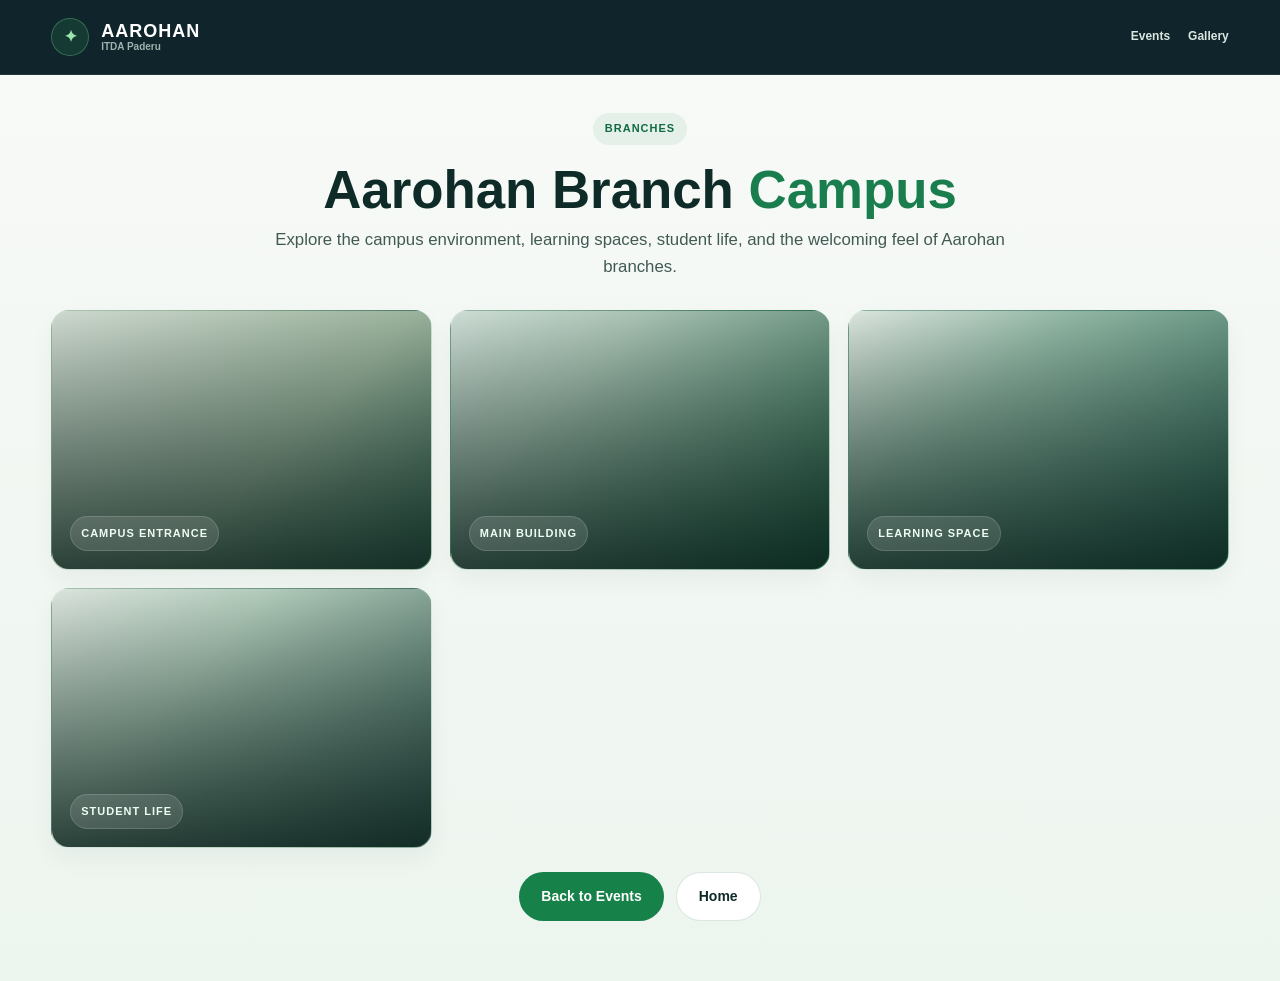
<file: branch-campus-gallery.html>
<!DOCTYPE html>
<html lang="en">
<head>
    <meta charset="UTF-8">
    <meta name="viewport" content="width=device-width, initial-scale=1.0">
    <title>Aarohan Branch Campus Gallery</title>
    <link rel="stylesheet" href="gallery-pages.css">
</head>
<body>
    <div class="gallery-page-shell">
        <header class="topbar">
            <div class="topbar-inner">
                <a class="brand" href="Events.html">
                    <span class="brand-mark">✦</span>
                    <span class="brand-text">
                        <strong>AAROHAN</strong>
                        <small>ITDA Paderu</small>
                    </span>
                </a>
                <nav class="page-links">
                    <a href="Events.html">Events</a>
                    <a href="Events.html#gallery">Gallery</a>
                </nav>
            </div>
        </header>

        <main class="gallery-page">
            <div class="page-header">
                <span class="eyebrow">Branches</span>
                <h1>Aarohan Branch <span>Campus</span></h1>
                <p>Explore the campus environment, learning spaces, student life, and the welcoming feel of Aarohan branches.</p>
            </div>

            <section class="gallery-grid">
                <article class="photo-card card-campus-1"><span class="card-label">Campus Entrance</span></article>
                <article class="photo-card card-campus-2"><span class="card-label">Main Building</span></article>
                <article class="photo-card card-campus-3"><span class="card-label">Learning Space</span></article>
                <article class="photo-card card-campus-4"><span class="card-label">Student Life</span></article>
            </section>

            <div class="gallery-actions">
                <a class="primary-btn" href="Events.html#gallery">Back to Events</a>
                <a class="secondary-btn" href="Events.html">Home</a>
            </div>
        </main>
    </div>
</body>
</html>
</file>
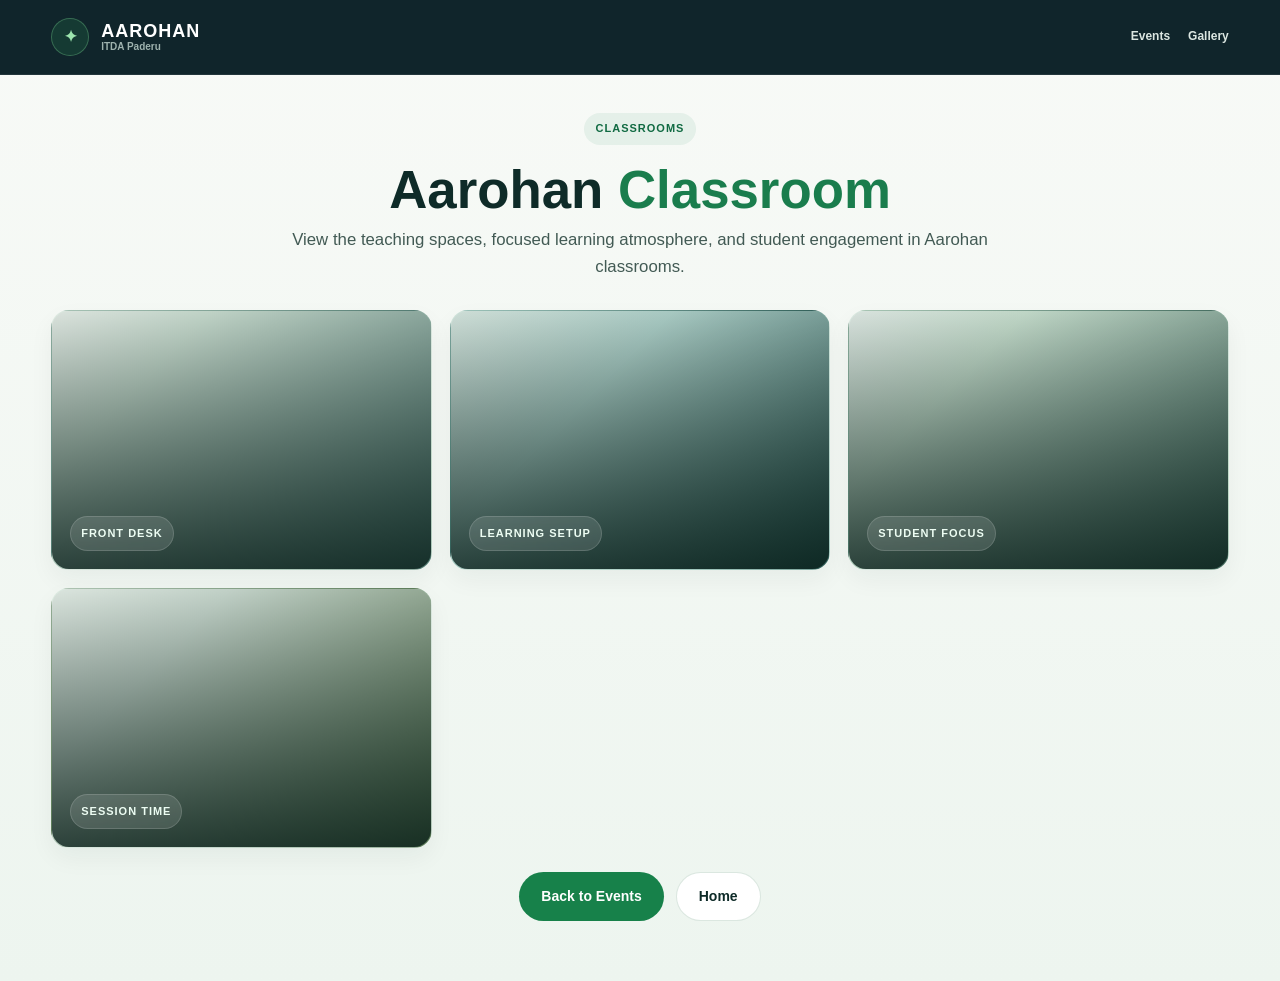
<file: classroom-gallery.html>
<!DOCTYPE html>
<html lang="en">
<head>
    <meta charset="UTF-8">
    <meta name="viewport" content="width=device-width, initial-scale=1.0">
    <title>Aarohan Classroom Gallery</title>
    <link rel="stylesheet" href="gallery-pages.css">
</head>
<body>
    <div class="gallery-page-shell">
        <header class="topbar">
            <div class="topbar-inner">
                <a class="brand" href="Events.html">
                    <span class="brand-mark">✦</span>
                    <span class="brand-text">
                        <strong>AAROHAN</strong>
                        <small>ITDA Paderu</small>
                    </span>
                </a>
                <nav class="page-links">
                    <a href="Events.html">Events</a>
                    <a href="Events.html#gallery">Gallery</a>
                </nav>
            </div>
        </header>

        <main class="gallery-page">
            <div class="page-header">
                <span class="eyebrow">Classrooms</span>
                <h1>Aarohan <span>Classroom</span></h1>
                <p>View the teaching spaces, focused learning atmosphere, and student engagement in Aarohan classrooms.</p>
            </div>

            <section class="gallery-grid">
                <article class="photo-card card-classroom-1"><span class="card-label">Front Desk</span></article>
                <article class="photo-card card-classroom-2"><span class="card-label">Learning Setup</span></article>
                <article class="photo-card card-classroom-3"><span class="card-label">Student Focus</span></article>
                <article class="photo-card card-classroom-4"><span class="card-label">Session Time</span></article>
            </section>

            <div class="gallery-actions">
                <a class="primary-btn" href="Events.html#gallery">Back to Events</a>
                <a class="secondary-btn" href="Events.html">Home</a>
            </div>
        </main>
    </div>
</body>
</html>
</file>
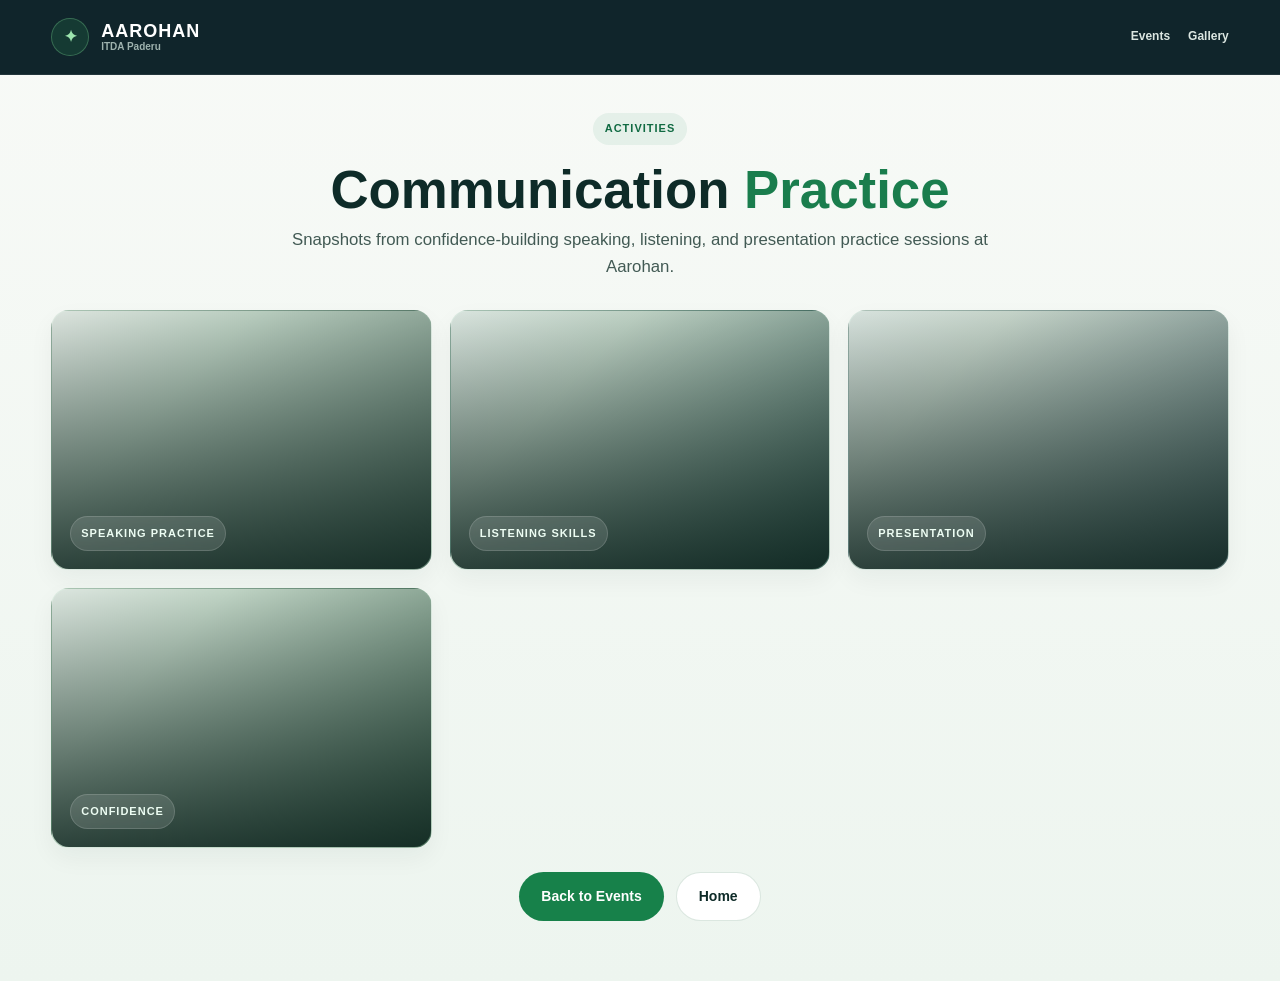
<file: communication-practice-gallery.html>
<!DOCTYPE html>
<html lang="en">
<head>
    <meta charset="UTF-8">
    <meta name="viewport" content="width=device-width, initial-scale=1.0">
    <title>Communication Practice Gallery</title>
    <link rel="stylesheet" href="gallery-pages.css">
</head>
<body>
    <div class="gallery-page-shell">
        <header class="topbar">
            <div class="topbar-inner">
                <a class="brand" href="Events.html">
                    <span class="brand-mark">✦</span>
                    <span class="brand-text">
                        <strong>AAROHAN</strong>
                        <small>ITDA Paderu</small>
                    </span>
                </a>
                <nav class="page-links">
                    <a href="Events.html">Events</a>
                    <a href="Events.html#gallery">Gallery</a>
                </nav>
            </div>
        </header>

        <main class="gallery-page">
            <div class="page-header">
                <span class="eyebrow">Activities</span>
                <h1>Communication <span>Practice</span></h1>
                <p>Snapshots from confidence-building speaking, listening, and presentation practice sessions at Aarohan.</p>
            </div>

            <section class="gallery-grid">
                <article class="photo-card card-activity-1"><span class="card-label">Speaking Practice</span></article>
                <article class="photo-card card-activity-2"><span class="card-label">Listening Skills</span></article>
                <article class="photo-card card-activity-3"><span class="card-label">Presentation</span></article>
                <article class="photo-card card-activity-4"><span class="card-label">Confidence</span></article>
            </section>

            <div class="gallery-actions">
                <a class="primary-btn" href="Events.html#gallery">Back to Events</a>
                <a class="secondary-btn" href="Events.html">Home</a>
            </div>
        </main>
    </div>
</body>
</html>
</file>
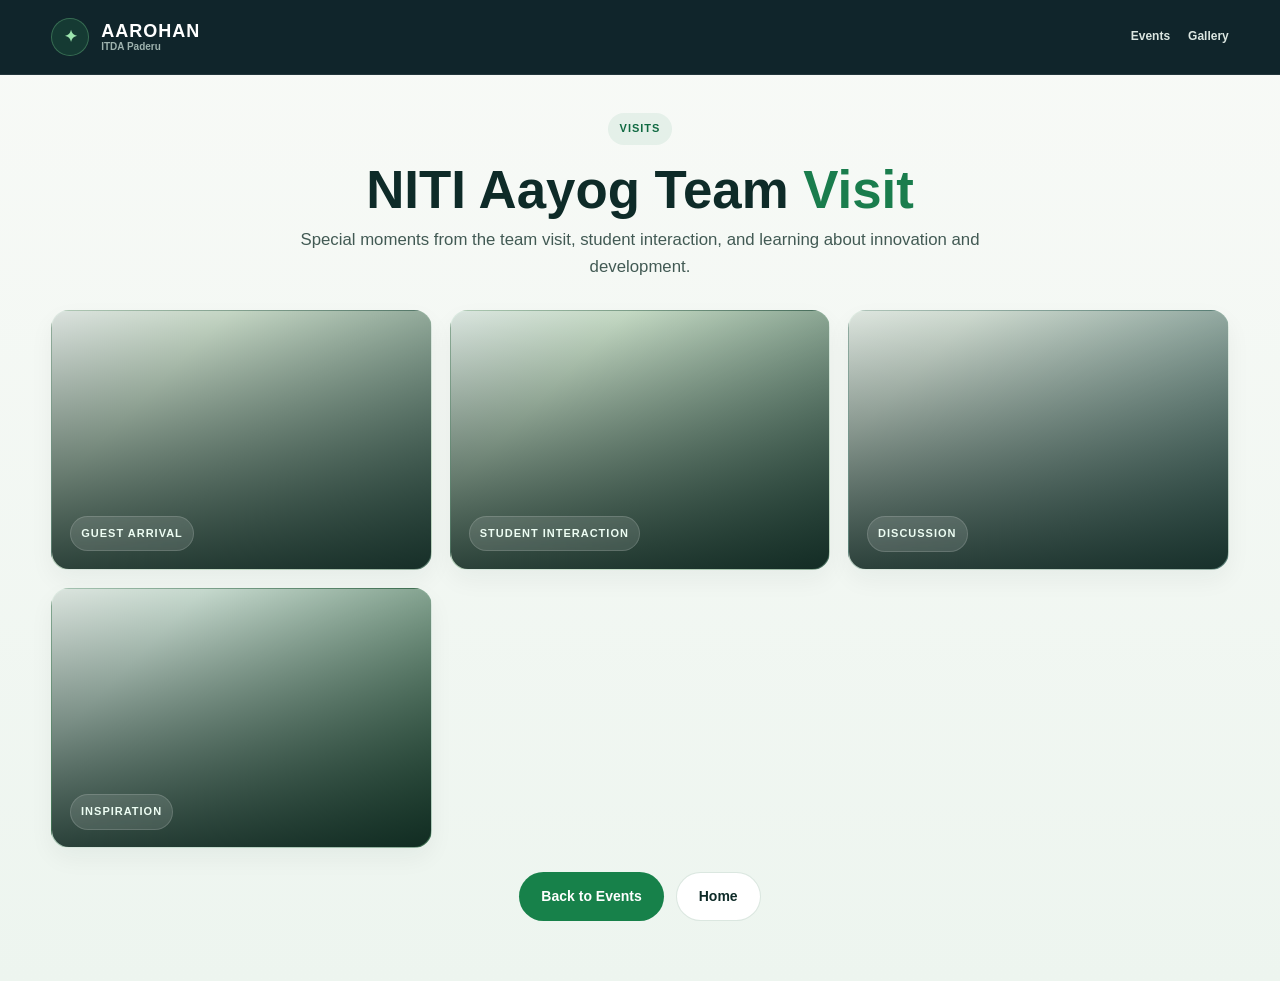
<file: niti-aayog-team-visit-gallery.html>
<!DOCTYPE html>
<html lang="en">
<head>
    <meta charset="UTF-8">
    <meta name="viewport" content="width=device-width, initial-scale=1.0">
    <title>NITI Aayog Team Visit Gallery</title>
    <link rel="stylesheet" href="gallery-pages.css">
</head>
<body>
    <div class="gallery-page-shell">
        <header class="topbar">
            <div class="topbar-inner">
                <a class="brand" href="Events.html">
                    <span class="brand-mark">✦</span>
                    <span class="brand-text">
                        <strong>AAROHAN</strong>
                        <small>ITDA Paderu</small>
                    </span>
                </a>
                <nav class="page-links">
                    <a href="Events.html">Events</a>
                    <a href="Events.html#gallery">Gallery</a>
                </nav>
            </div>
        </header>

        <main class="gallery-page">
            <div class="page-header">
                <span class="eyebrow">Visits</span>
                <h1>NITI Aayog Team <span>Visit</span></h1>
                <p>Special moments from the team visit, student interaction, and learning about innovation and development.</p>
            </div>

            <section class="gallery-grid">
                <article class="photo-card card-visit-1"><span class="card-label">Guest Arrival</span></article>
                <article class="photo-card card-visit-2"><span class="card-label">Student Interaction</span></article>
                <article class="photo-card card-visit-3"><span class="card-label">Discussion</span></article>
                <article class="photo-card card-visit-4"><span class="card-label">Inspiration</span></article>
            </section>

            <div class="gallery-actions">
                <a class="primary-btn" href="Events.html#gallery">Back to Events</a>
                <a class="secondary-btn" href="Events.html">Home</a>
            </div>
        </main>
    </div>
</body>
</html>
</file>
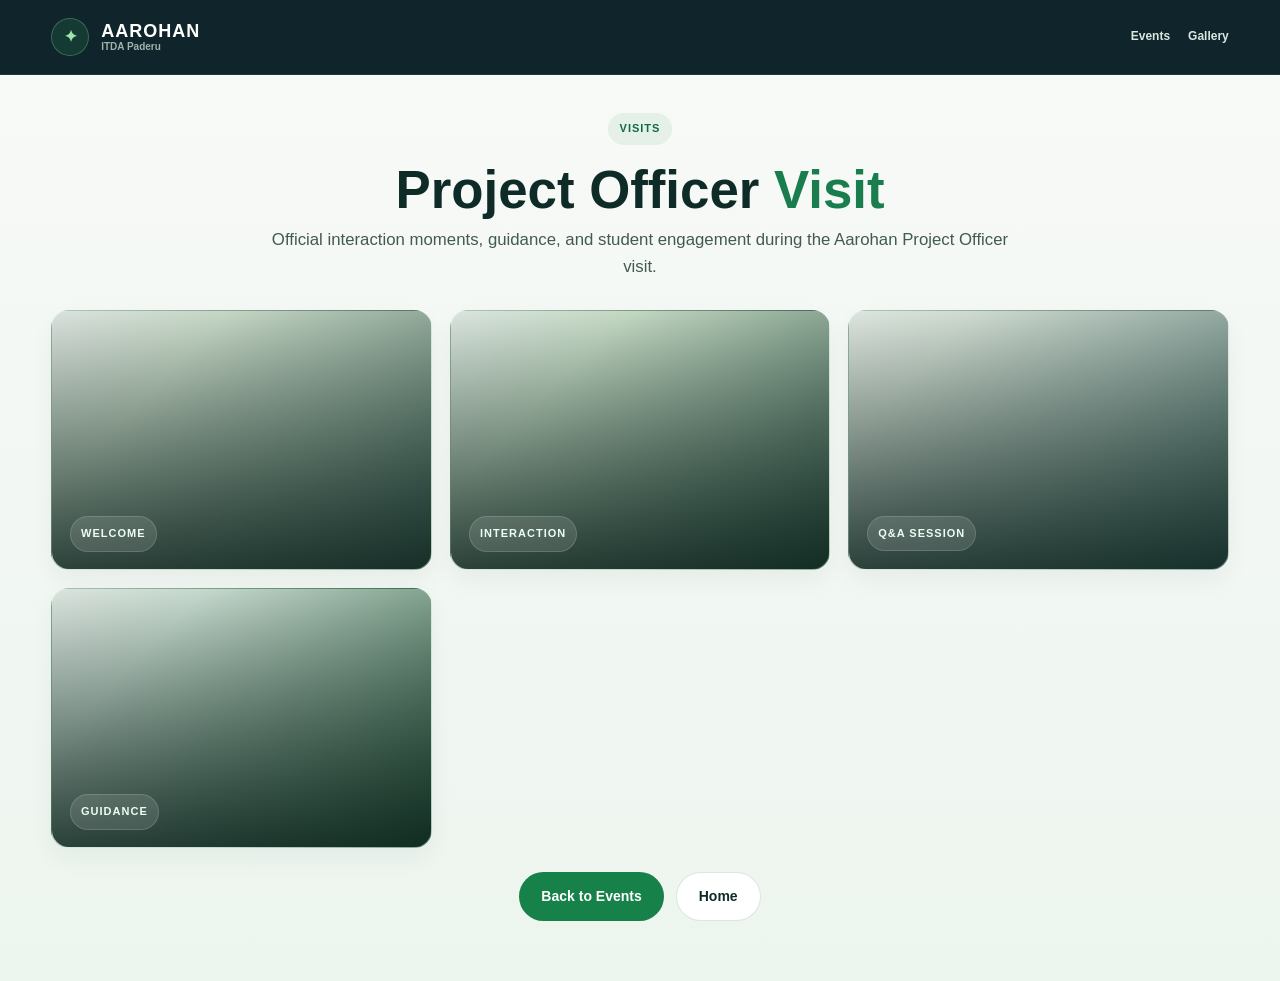
<file: project-officer-visit-gallery.html>
<!DOCTYPE html>
<html lang="en">
<head>
    <meta charset="UTF-8">
    <meta name="viewport" content="width=device-width, initial-scale=1.0">
    <title>Project Officer Visit Gallery</title>
    <link rel="stylesheet" href="gallery-pages.css">
</head>
<body>
    <div class="gallery-page-shell">
        <header class="topbar">
            <div class="topbar-inner">
                <a class="brand" href="Events.html">
                    <span class="brand-mark">✦</span>
                    <span class="brand-text">
                        <strong>AAROHAN</strong>
                        <small>ITDA Paderu</small>
                    </span>
                </a>
                <nav class="page-links">
                    <a href="Events.html">Events</a>
                    <a href="Events.html#gallery">Gallery</a>
                </nav>
            </div>
        </header>

        <main class="gallery-page">
            <div class="page-header">
                <span class="eyebrow">Visits</span>
                <h1>Project Officer <span>Visit</span></h1>
                <p>Official interaction moments, guidance, and student engagement during the Aarohan Project Officer visit.</p>
            </div>

            <section class="gallery-grid">
                <article class="photo-card card-visit-1"><span class="card-label">Welcome</span></article>
                <article class="photo-card card-visit-2"><span class="card-label">Interaction</span></article>
                <article class="photo-card card-visit-3"><span class="card-label">Q&A Session</span></article>
                <article class="photo-card card-visit-4"><span class="card-label">Guidance</span></article>
            </section>

            <div class="gallery-actions">
                <a class="primary-btn" href="Events.html#gallery">Back to Events</a>
                <a class="secondary-btn" href="Events.html">Home</a>
            </div>
        </main>
    </div>
</body>
</html>
</file>
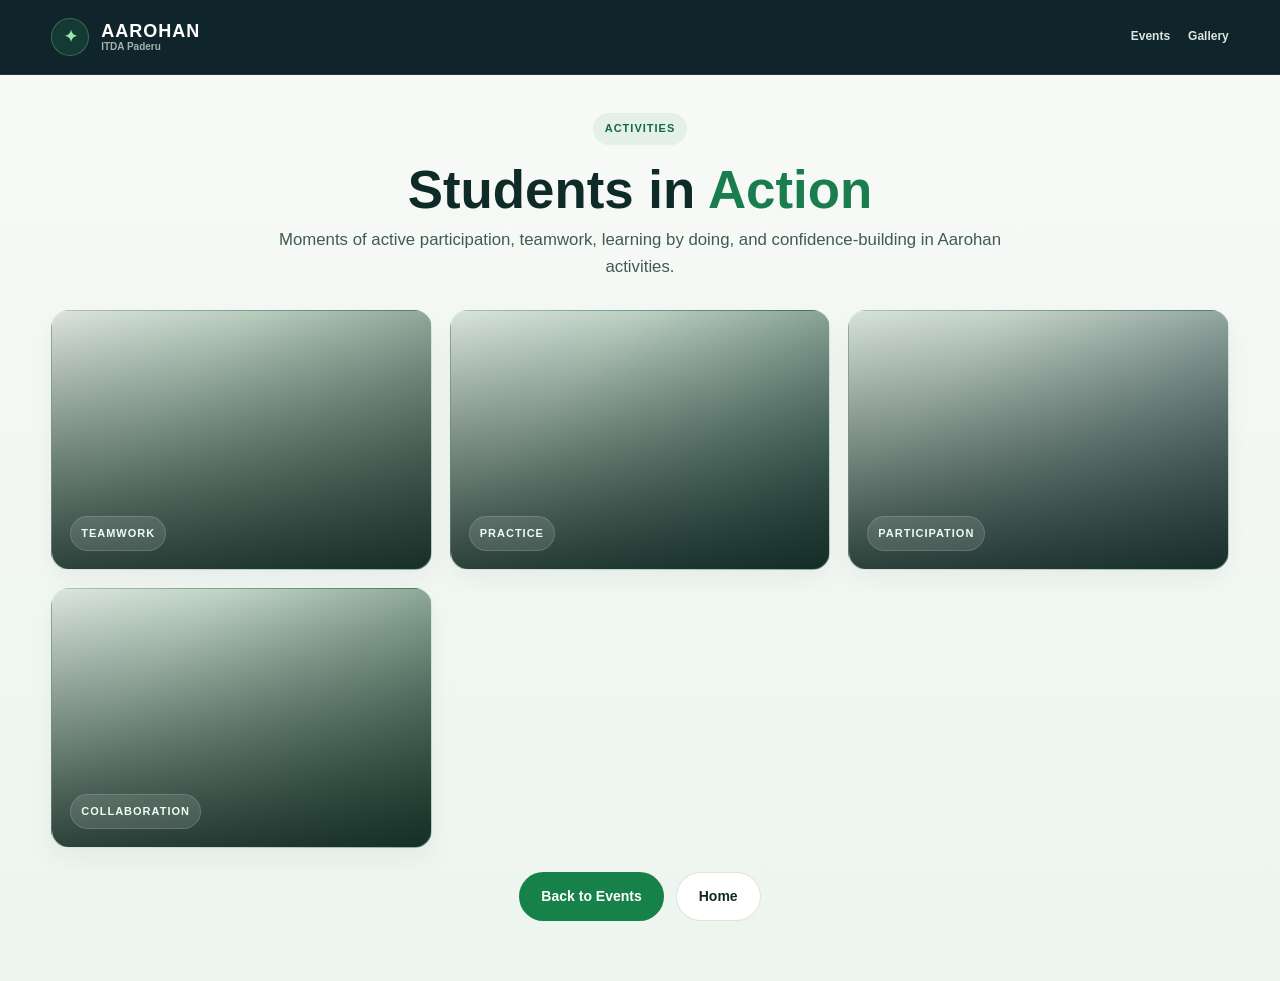
<file: students-in-action-gallery.html>
<!DOCTYPE html>
<html lang="en">
<head>
    <meta charset="UTF-8">
    <meta name="viewport" content="width=device-width, initial-scale=1.0">
    <title>Students in Action Gallery</title>
    <link rel="stylesheet" href="gallery-pages.css">
</head>
<body>
    <div class="gallery-page-shell">
        <header class="topbar">
            <div class="topbar-inner">
                <a class="brand" href="Events.html">
                    <span class="brand-mark">✦</span>
                    <span class="brand-text">
                        <strong>AAROHAN</strong>
                        <small>ITDA Paderu</small>
                    </span>
                </a>
                <nav class="page-links">
                    <a href="Events.html">Events</a>
                    <a href="Events.html#gallery">Gallery</a>
                </nav>
            </div>
        </header>

        <main class="gallery-page">
            <div class="page-header">
                <span class="eyebrow">Activities</span>
                <h1>Students in <span>Action</span></h1>
                <p>Moments of active participation, teamwork, learning by doing, and confidence-building in Aarohan activities.</p>
            </div>

            <section class="gallery-grid">
                <article class="photo-card card-activity-1"><span class="card-label">Teamwork</span></article>
                <article class="photo-card card-activity-2"><span class="card-label">Practice</span></article>
                <article class="photo-card card-activity-3"><span class="card-label">Participation</span></article>
                <article class="photo-card card-activity-4"><span class="card-label">Collaboration</span></article>
            </section>

            <div class="gallery-actions">
                <a class="primary-btn" href="Events.html#gallery">Back to Events</a>
                <a class="secondary-btn" href="Events.html">Home</a>
            </div>
        </main>
    </div>
</body>
</html>
</file>
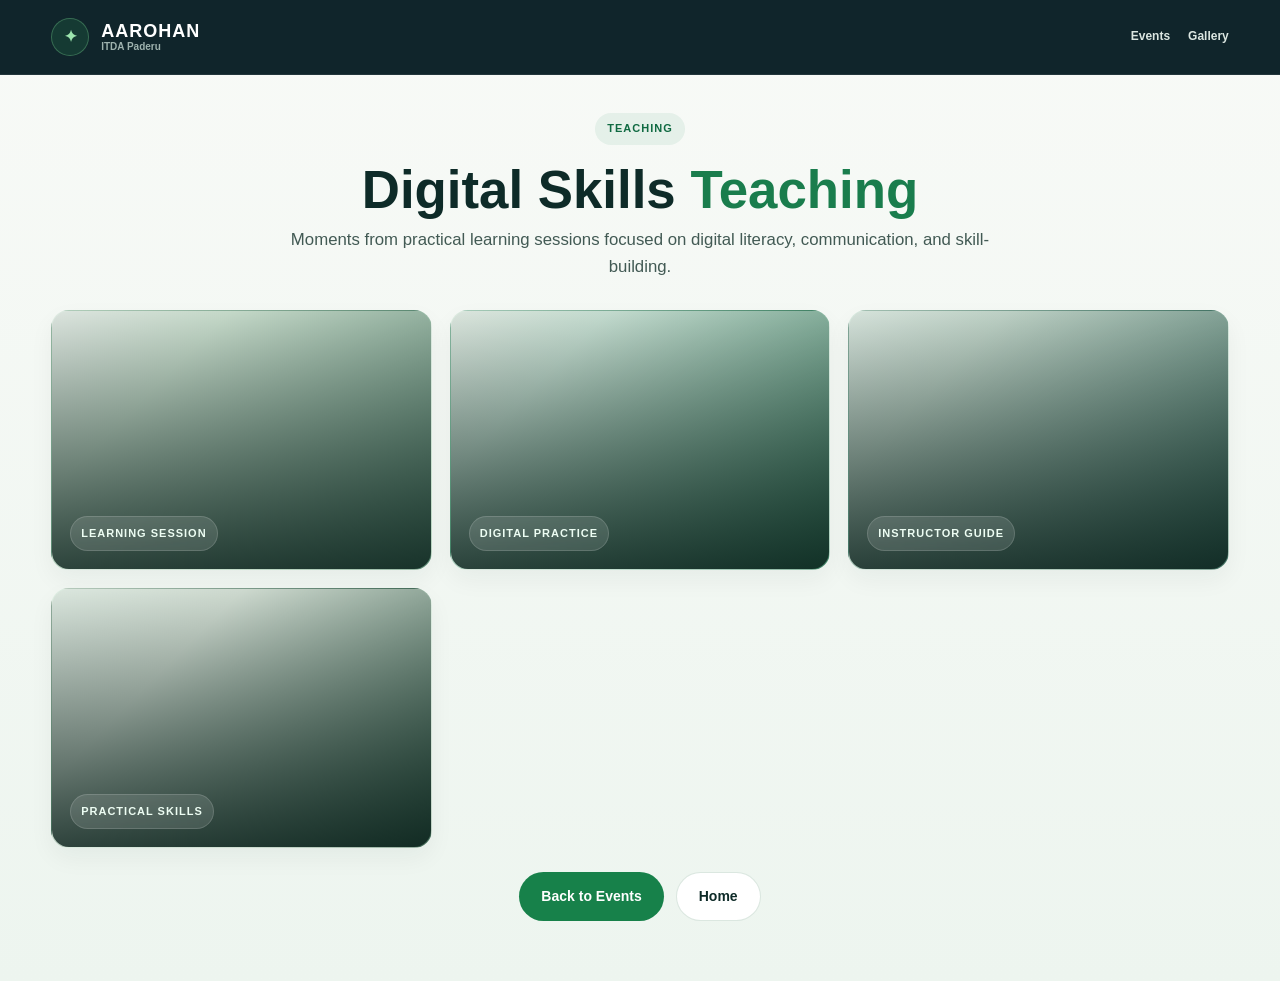
<file: teaching-gallery.html>
<!DOCTYPE html>
<html lang="en">
<head>
    <meta charset="UTF-8">
    <meta name="viewport" content="width=device-width, initial-scale=1.0">
    <title>Digital Skills Teaching Gallery</title>
    <link rel="stylesheet" href="gallery-pages.css">
</head>
<body>
    <div class="gallery-page-shell">
        <header class="topbar">
            <div class="topbar-inner">
                <a class="brand" href="Events.html">
                    <span class="brand-mark">✦</span>
                    <span class="brand-text">
                        <strong>AAROHAN</strong>
                        <small>ITDA Paderu</small>
                    </span>
                </a>
                <nav class="page-links">
                    <a href="Events.html">Events</a>
                    <a href="Events.html#gallery">Gallery</a>
                </nav>
            </div>
        </header>

        <main class="gallery-page">
            <div class="page-header">
                <span class="eyebrow">Teaching</span>
                <h1>Digital Skills <span>Teaching</span></h1>
                <p>Moments from practical learning sessions focused on digital literacy, communication, and skill-building.</p>
            </div>

            <section class="gallery-grid">
                <article class="photo-card card-teaching-1"><span class="card-label">Learning Session</span></article>
                <article class="photo-card card-teaching-2"><span class="card-label">Digital Practice</span></article>
                <article class="photo-card card-teaching-3"><span class="card-label">Instructor Guide</span></article>
                <article class="photo-card card-teaching-4"><span class="card-label">Practical Skills</span></article>
            </section>

            <div class="gallery-actions">
                <a class="primary-btn" href="Events.html#gallery">Back to Events</a>
                <a class="secondary-btn" href="Events.html">Home</a>
            </div>
        </main>
    </div>
</body>
</html>
</file>
<file: gallery-pages.css>
* {
    box-sizing: border-box;
}

html {
    scroll-behavior: smooth;
}

body {
    margin: 0;
    font-family: Arial, Helvetica, sans-serif;
    background: #edf5ef;
    color: #0e2b28;
    line-height: 1.6;
}

img {
    max-width: 100%;
    display: block;
}

a {
    color: inherit;
    text-decoration: none;
}

.gallery-page-shell {
    min-height: 100vh;
    background: linear-gradient(180deg, #f8faf7 0%, #edf5ef 100%);
}

.topbar {
    background: rgba(7, 29, 35, 0.96);
    border-bottom: 1px solid rgba(255,255,255,0.08);
}

.topbar-inner {
    width: min(1200px, 92%);
    margin: 0 auto;
    min-height: 74px;
    display: flex;
    align-items: center;
    justify-content: space-between;
    gap: 20px;
}

.brand {
    display: flex;
    align-items: center;
    gap: 12px;
    color: #fff;
    font-weight: 700;
}

.brand-mark {
    width: 38px;
    height: 38px;
    border-radius: 50%;
    display: grid;
    place-items: center;
    background: rgba(46, 156, 90, 0.18);
    border: 1px solid rgba(127, 217, 151, 0.32);
    color: #9ce5ae;
}

.brand-text {
    display: flex;
    flex-direction: column;
    line-height: 1.1;
}

.brand-text strong {
    letter-spacing: 1px;
    font-size: 18px;
}

.brand-text small {
    color: #9eb2ae;
    font-size: 10px;
}

.page-links {
    display: flex;
    align-items: center;
    gap: 18px;
    color: #dbe6e1;
    font-size: 12px;
    font-weight: 700;
}

.page-links a:hover {
    color: #98e6ac;
}

.gallery-page {
    width: min(1200px, 92%);
    margin: 0 auto;
    padding: 38px 0 60px;
}

.page-header {
    text-align: center;
    margin-bottom: 30px;
}

.eyebrow {
    display: inline-block;
    padding: 7px 12px;
    border-radius: 999px;
    background: rgba(23, 131, 81, 0.08);
    color: #106a42;
    font-size: 11px;
    font-weight: 800;
    letter-spacing: 1px;
    text-transform: uppercase;
}

.page-header h1 {
    margin: 16px 0 8px;
    font-size: clamp(2rem, 5vw, 3.3rem);
    line-height: 1.1;
}

.page-header h1 span {
    color: #1a7d4d;
}

.page-header p {
    max-width: 760px;
    margin: 0 auto;
    color: #425a54;
    font-size: 1.05rem;
}

.gallery-grid {
    display: grid;
    grid-template-columns: repeat(3, minmax(220px, 1fr));
    gap: 18px;
}

.photo-card {
    position: relative;
    min-height: 260px;
    border-radius: 18px;
    overflow: hidden;
    display: flex;
    align-items: flex-end;
    padding: 18px;
    border: 1px solid rgba(16, 91, 52, 0.08);
    box-shadow: 0 10px 24px rgba(17, 41, 32, 0.05);
}

.photo-card::before {
    content: "";
    position: absolute;
    inset: 0;
    background: linear-gradient(180deg, rgba(4, 26, 21, 0.08), rgba(4, 26, 21, 0.78));
}

.photo-card > * {
    position: relative;
    z-index: 1;
}

.card-label {
    display: inline-block;
    padding: 8px 10px;
    border-radius: 999px;
    background: rgba(255, 255, 255, 0.12);
    backdrop-filter: blur(4px);
    color: #edfdf3;
    border: 1px solid rgba(255,255,255,0.15);
    font-size: 11px;
    font-weight: 700;
    letter-spacing: 1px;
    text-transform: uppercase;
}

.card-campus-1 { background: linear-gradient(135deg, #dfe9df, #a7bfa7 58%, #4d7d67); }
.card-campus-2 { background: linear-gradient(135deg, #dfeee6, #b7d0c0 30%, #2d6b4f); }
.card-campus-3 { background: linear-gradient(135deg, #eef6ef, #9ec4b0 35%, #336d5c); }
.card-campus-4 { background: linear-gradient(135deg, #edf5ee, #bfd9c7 35%, #496f65); }

.card-classroom-1 { background: linear-gradient(135deg, #edf4ee, #cfe2d5 25%, #557b74); }
.card-classroom-2 { background: linear-gradient(135deg, #dfeee7, #b5d7d0 35%, #325e5a); }
.card-classroom-3 { background: linear-gradient(135deg, #eaf3ee, #cfe6d5 28%, #496e63); }
.card-classroom-4 { background: linear-gradient(135deg, #edf6ef, #d1e0d6 28%, #607c58); }

.card-teaching-1 { background: linear-gradient(135deg, #eef5ef, #d5e9d8 28%, #5f8a75); }
.card-teaching-2 { background: linear-gradient(135deg, #edf6ee, #d3ebde 25%, #438367); }
.card-teaching-3 { background: linear-gradient(135deg, #e8f4ec, #ccdfd3 25%, #467467); }
.card-teaching-4 { background: linear-gradient(135deg, #edf8ef, #dfeadf 30%, #456a58); }

.card-activity-1 { background: linear-gradient(135deg, #eef5ef, #c8dccd 32%, #5d7a6c); }
.card-activity-2 { background: linear-gradient(135deg, #ebf5ef, #ccdfd1 30%, #496d64); }
.card-activity-3 { background: linear-gradient(135deg, #e9f3ee, #d4e2d7 26%, #5e7778); }
.card-activity-4 { background: linear-gradient(135deg, #eef7f0, #d0e4d4 28%, #547763); }

.card-visit-1 { background: linear-gradient(135deg, #edf3ef, #d5e6d3 28%, #58786b); }
.card-visit-2 { background: linear-gradient(135deg, #ecf6f0, #d4e9d2 28%, #4a6d5d); }
.card-visit-3 { background: linear-gradient(135deg, #f0f7f0, #dfeadf 20%, #5d7f79); }
.card-visit-4 { background: linear-gradient(135deg, #edf5ef, #d6e9dd 24%, #3f6d50); }

.gallery-actions {
    display: flex;
    justify-content: center;
    gap: 12px;
    padding-top: 24px;
    flex-wrap: wrap;
}

.primary-btn,
.secondary-btn {
    display: inline-flex;
    align-items: center;
    justify-content: center;
    border-radius: 999px;
    padding: 12px 22px;
    font-weight: 700;
    font-size: 14px;
    transition: 0.2s ease;
}

.primary-btn {
    background: #17814a;
    color: #fff;
}

.secondary-btn {
    background: #fff;
    color: #0e2b28;
    border: 1px solid rgba(19, 93, 52, 0.15);
}

.primary-btn:hover,
.secondary-btn:hover {
    transform: translateY(-2px);
}

@media (max-width: 850px) {
    .gallery-grid {
        grid-template-columns: repeat(2, minmax(180px, 1fr));
    }

    .page-links {
        display: none;
    }
}

@media (max-width: 560px) {
    .gallery-grid {
        grid-template-columns: 1fr;
    }

    .topbar-inner {
        min-height: 64px;
    }
}
</file>
